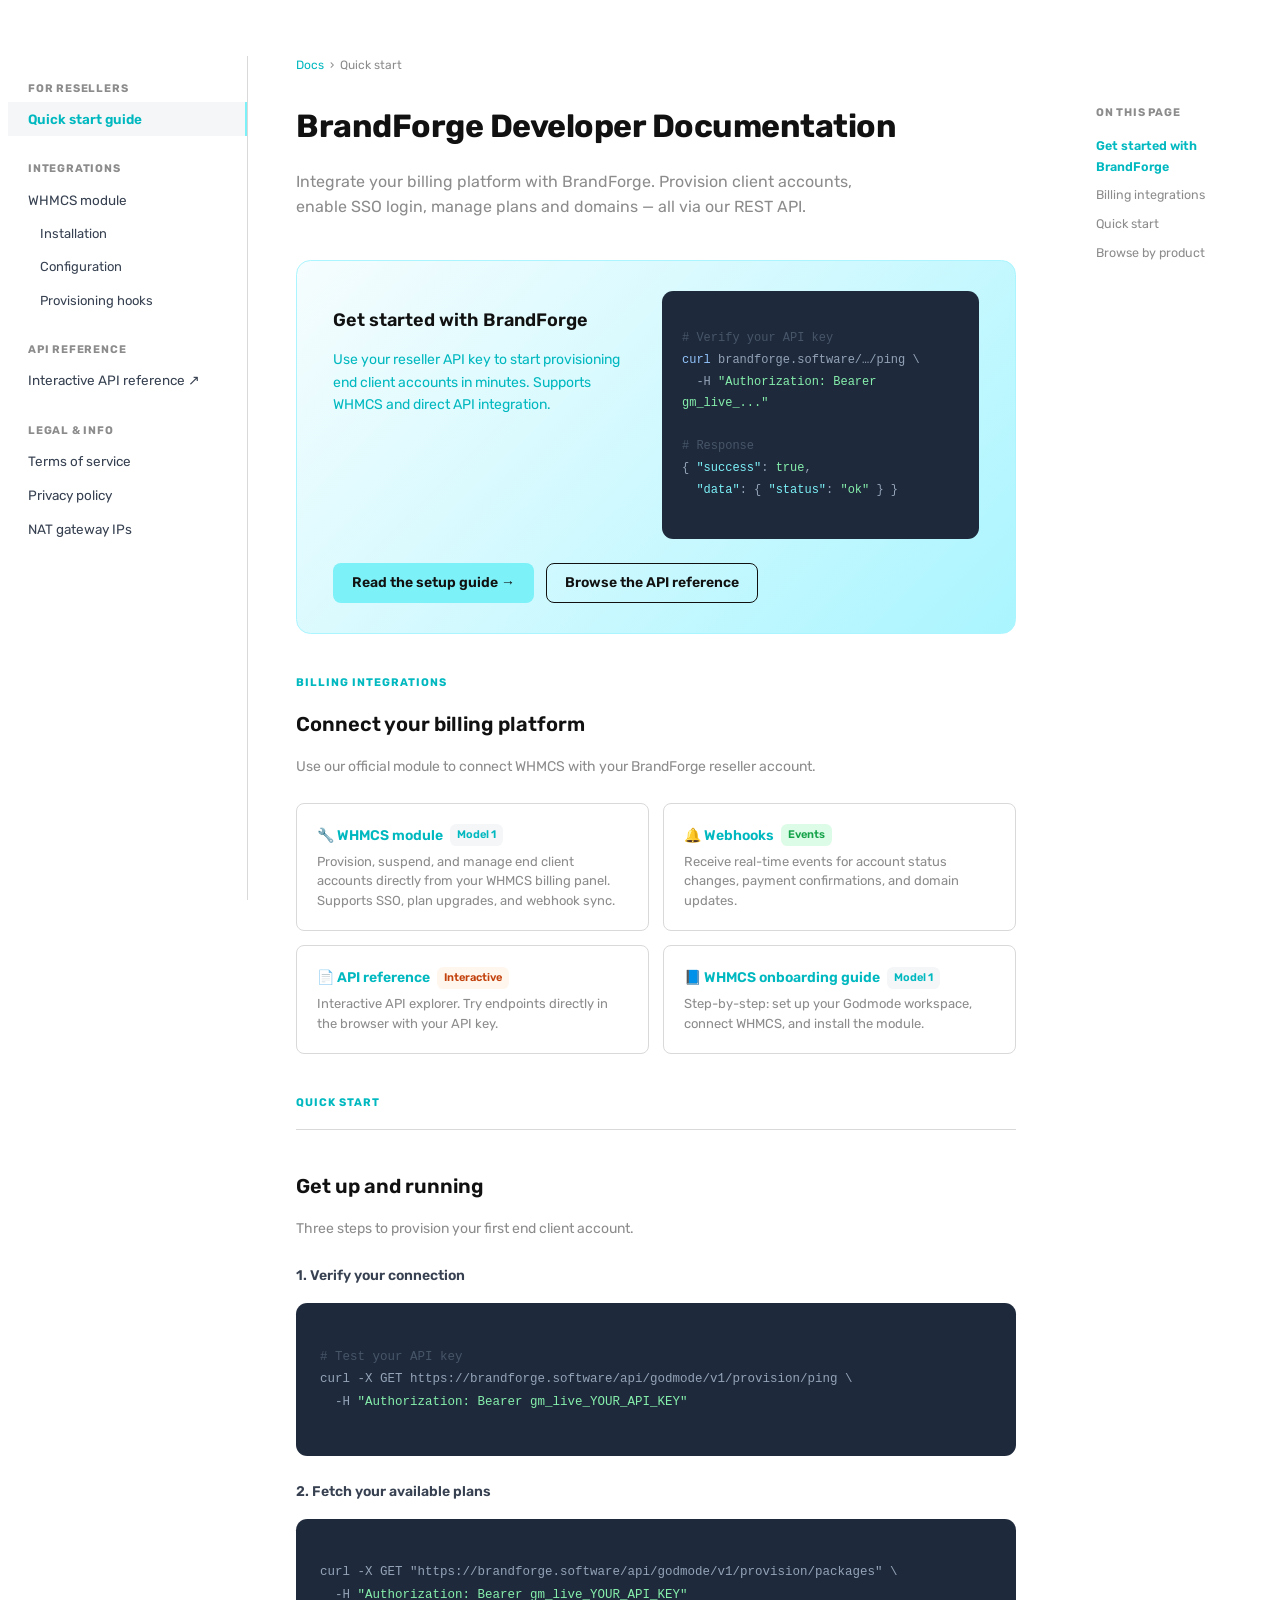
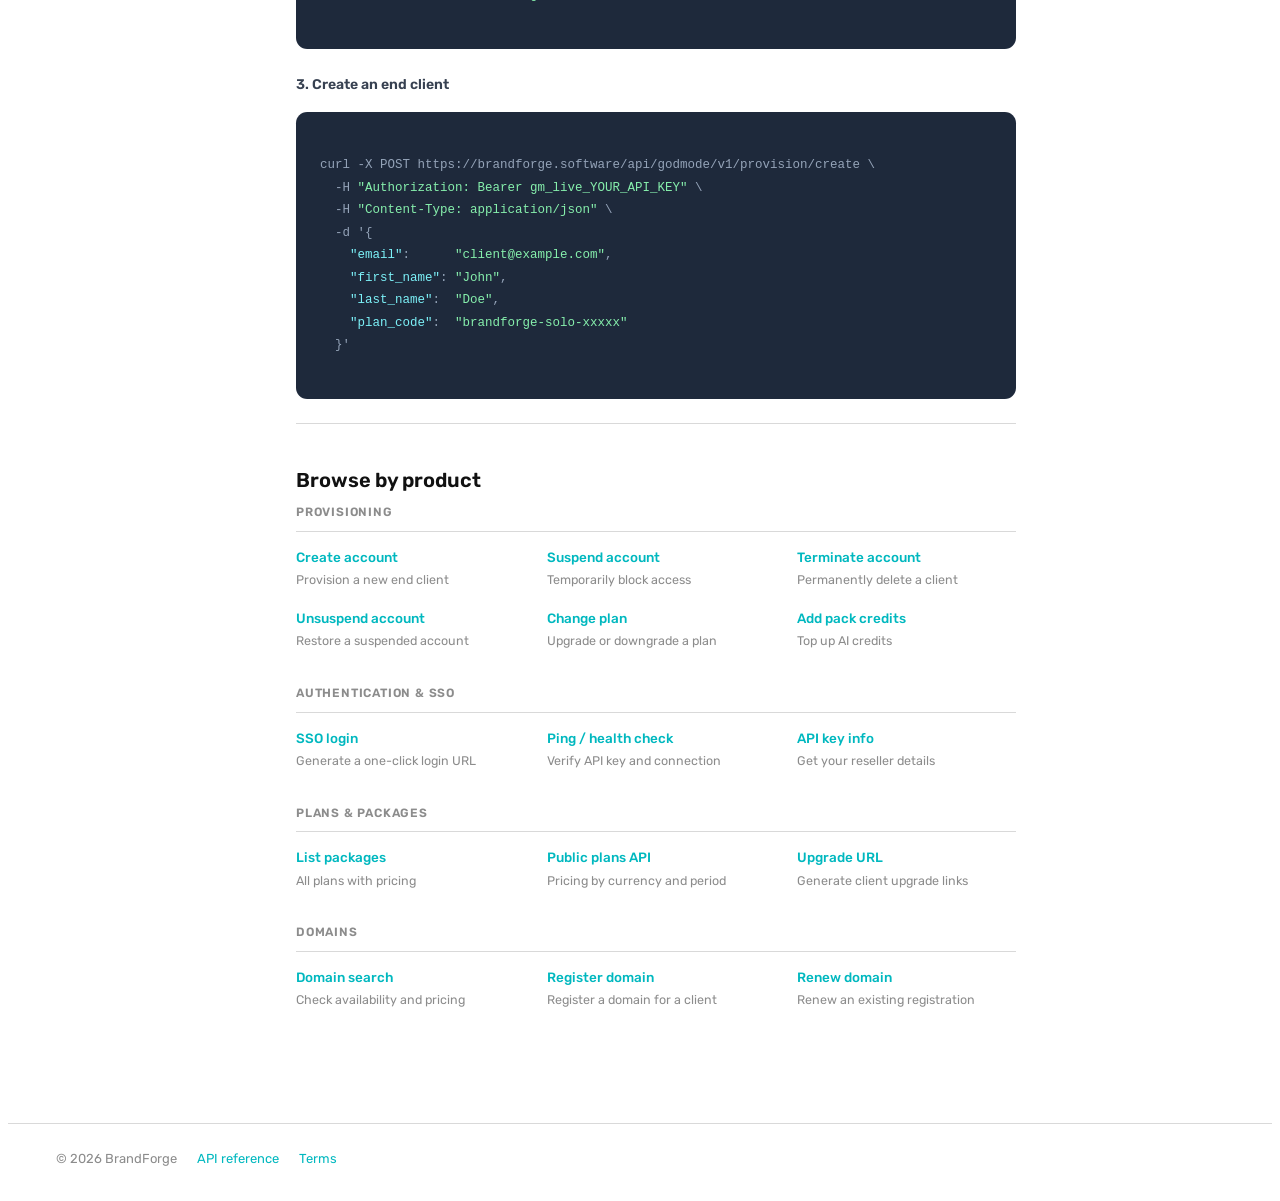
<file: index.html>
<!DOCTYPE html>
<html lang="en">
<head>
  <meta charset="UTF-8" />
  <meta name="viewport" content="width=device-width, initial-scale=1.0" />
  <title>BrandForge Developer Docs</title>
  <meta name="description" content="Integrate your billing platform with BrandForge: provision client accounts, enable SSO login, and manage plans and domains over the Provisioning API." />
  <link rel="icon" href="/assets/logo.svg" type="image/svg+xml" />
  <link rel="stylesheet" href="/assets/tokens.css" />
  <link href="https://fonts.googleapis.com/css2?family=Rubik:wght@300;400;500;600;700&display=swap" rel="stylesheet" />
  <style>
    body { font-size: 15px; line-height: 1.65; display: flex; flex-direction: column; min-height: 100vh; }

    /* LAYOUT */
    .layout { display: flex; flex: 1; max-width: 1280px; margin: 0 auto; width: 100%; }

    /* SIDEBAR */
    .sidebar {
      width: 240px; flex-shrink: 0;
      border-right: 1px solid var(--border);
      padding: 24px 0;
      position: sticky; top: var(--height-nav); height: calc(100vh - var(--height-nav)); overflow-y: auto;
    }
    .sidebar-group { margin-bottom: 24px; }
    .sidebar-group-label {
      font-size: 11px; font-weight: 700; color: var(--muted-foreground);
      text-transform: uppercase; letter-spacing: 0.8px;
      padding: 0 20px; margin-bottom: 4px;
    }
    .sidebar-link {
      display: block; font-size: 13.5px; font-weight: 400;
      color: #374151; text-decoration: none;
      padding: 6px 20px; transition: all .12s;
    }
    .sidebar-link:hover { color: var(--accent-strong); background: var(--muted); }
    .sidebar-link.active { color: var(--accent-strong); font-weight: 600; background: var(--muted); border-right: 2px solid var(--accent); }
    .sidebar-link.sub { padding-left: 32px; font-size: 13px; }

    /* MAIN CONTENT */
    .main { flex: 1; min-width: 0; padding: 48px 48px 80px; }
    .main-inner { max-width: 720px; }

    /* BREADCRUMB */
    .breadcrumb { font-size: 12px; color: var(--muted-foreground); margin-bottom: 24px; display: flex; gap: 6px; align-items: center; }
    .breadcrumb a { color: var(--accent-strong); text-decoration: none; }
    .breadcrumb a:hover { text-decoration: underline; }

    /* PAGE HEADER */
    .page-title { font-size: 2rem; font-weight: 700; letter-spacing: -0.5px; margin-bottom: 12px; color: var(--foreground); }
    .page-lead { font-size: 16px; color: var(--muted-foreground); margin-bottom: var(--spacing-section-gap); max-width: 600px; line-height: 1.6; }

    /* HERO CARD */
    .hero-card {
      background: linear-gradient(135deg, var(--surface-suggestion, #F6FDFE) 0%, var(--accent-soft) 100%);
      border: 1px solid var(--accent-soft); border-radius: var(--radius-2xl);
      padding: var(--spacing-card) 36px; margin-bottom: var(--spacing-section-gap);
    }
    .hero-card-top { display: flex; flex-wrap: wrap; gap: 32px; align-items: flex-start; }
    .hero-card-left { flex: 1 1 280px; min-width: 0; }
    .hero-card-left h2 { font-size: 18px; font-weight: 600; margin-bottom: 8px; color: var(--foreground); }
    .hero-card-left p { font-size: 14px; color: var(--accent-strong); line-height: 1.6; }
    .hero-btns { display: flex; gap: 12px; margin-top: 24px; flex-wrap: wrap; }
    .code-mini {
      background: #1e293b; border-radius: var(--radius-xl); padding: 16px 20px;
      font-family: ui-monospace, "SF Mono", Consolas, monospace; font-size: 12px; color: #94a3b8;
      line-height: 1.8; flex: 1 1 300px; max-width: 320px; min-width: 0;
      white-space: pre-wrap; overflow-wrap: anywhere;
    }
    .cm { color: #475569; }
    .ck { color: var(--accent); }
    .cv { color: #86efac; }
    .cu { color: #93c5fd; }

    /* SECTION HEADINGS */
    .sec-label { font-size: 11px; font-weight: 700; color: var(--accent-strong); text-transform: uppercase; letter-spacing: 1px; margin-bottom: 6px; }
    h2.sec-title { font-size: 20px; font-weight: 600; margin-bottom: 6px; padding-top: var(--spacing-section-gap); border-top: 1px solid var(--border); }
    h2.sec-title:first-of-type { border-top: none; padding-top: 0; }
    .sec-desc { font-size: 14px; color: var(--muted-foreground); margin-bottom: 24px; }

    /* CARD GRID */
    .card-grid { display: grid; grid-template-columns: 1fr 1fr; gap: 14px; margin-bottom: var(--spacing-section-gap); }
    .doc-card {
      border: 1px solid var(--border); border-radius: var(--radius-lg); padding: 20px;
      text-decoration: none; color: inherit; transition: all .15s;
      display: block;
    }
    .doc-card:hover { border-color: var(--accent); background: var(--surface-suggestion, #F6FDFE); }
    .doc-card-title { font-size: 14px; font-weight: 600; color: var(--accent-strong); margin-bottom: 5px; display: flex; align-items: center; gap: 7px; }
    .doc-card-desc { font-size: 13px; color: var(--muted-foreground); line-height: 1.5; }
    .tag { font-size: 11px; font-weight: 600; padding: 2px 7px; border-radius: var(--radius-md); }
    .tag-teal { background: var(--muted); color: var(--accent-strong); }
    .tag-green { background: #dcfce7; color: #16a34a; }
    .tag-orange { background: #fff7ed; color: #c2410c; }

    /* BROWSE SECTION */
    .browse-group { margin-bottom: 32px; }
    .browse-group-label {
      font-size: 12px; font-weight: 600; color: var(--muted-foreground);
      text-transform: uppercase; letter-spacing: 0.8px;
      border-bottom: 1px solid var(--border); padding-bottom: 8px; margin-bottom: 14px;
    }
    .browse-grid { display: grid; grid-template-columns: 1fr 1fr 1fr; gap: 16px 32px; }
    .browse-item { text-decoration: none; }
    .browse-item-title { font-size: 13.5px; font-weight: 500; color: var(--accent-strong); margin-bottom: 2px; }
    .browse-item-title:hover { text-decoration: underline; }
    .browse-item-desc { font-size: 12.5px; color: var(--muted-foreground); }

    /* CODE BLOCK */
    .code-block {
      background: #1e293b; border-radius: var(--radius-xl); padding: 20px 24px;
      font-family: ui-monospace, "SF Mono", Consolas, monospace; font-size: 12.5px; color: #94a3b8;
      line-height: 1.8; margin: 16px 0 24px;
      white-space: pre-wrap; overflow-wrap: anywhere;
    }

    /* TOC (right) */
    .toc {
      width: 200px; flex-shrink: 0;
      padding: 48px 0 0 24px;
      position: sticky; top: var(--height-nav); height: calc(100vh - var(--height-nav)); overflow-y: auto;
    }
    .toc-label { font-size: 11px; font-weight: 700; color: var(--muted-foreground); text-transform: uppercase; letter-spacing: 0.8px; margin-bottom: 10px; }
    .toc-link { display: block; font-size: 12.5px; color: var(--muted-foreground); text-decoration: none; padding: 4px 0; transition: color .12s; }
    .toc-link:hover { color: var(--accent-strong); }
    .toc-link.on { color: var(--accent-strong); font-weight: 600; }

    /* FOOTER */
    .page-footer {
      border-top: 1px solid var(--border); padding: 24px 48px;
      display: flex; flex-wrap: wrap; gap: 12px 20px; align-items: center;
      font-size: 13px; color: var(--muted-foreground);
      max-width: 1280px; margin: 0 auto; width: 100%;
    }
    .page-footer a { color: var(--accent-strong); text-decoration: none; }
    .page-footer a:hover { text-decoration: underline; }

    @media (max-width: 1024px) { .toc { display: none; } }
    @media (max-width: 768px) { .sidebar { display: none; } .main { padding: 24px; } }
    @media (max-width: 640px) {
      .card-grid { grid-template-columns: 1fr; }
      .browse-grid { grid-template-columns: 1fr; }
      .page-footer { padding: 20px 24px; }
    }

    /* Mobile drawer skeleton (.mobile-menu-btn / .mobile-drawer*) now lives in
       assets/tokens.css — shared with whmcs-onboarding.html and upmind.html,
       which use the same pattern to reveal their own "on this page" nav. */
    .mobile-drawer-panel .sidebar { display: block; position: static; height: auto; padding: 0; border-right: none; }
  </style>
</head>
<body>

<!--#include virtual="/partials/_nav.html" -->

<!-- MOBILE MENU DRAWER — panel content is filled at runtime by cloning .sidebar
     (see script near the end of body), so it always matches the real sidebar. -->
<div class="mobile-drawer">
  <div class="mobile-drawer-backdrop"></div>
  <div class="mobile-drawer-panel">
    <div class="mobile-drawer-header">
      <span>Menu</span>
      <button class="mobile-drawer-close" aria-label="Close menu">
        <svg viewBox="0 0 24 24" fill="none" stroke="currentColor" stroke-width="2" stroke-linecap="round"><line x1="18" y1="6" x2="6" y2="18"/><line x1="6" y1="6" x2="18" y2="18"/></svg>
      </button>
    </div>
  </div>
</div>

<div class="layout">

  <!-- LEFT SIDEBAR -->
  <aside class="sidebar">
    <div class="sidebar-group">
      <div class="sidebar-group-label">For Resellers</div>
      <a class="sidebar-link active" href="/whmcs-onboarding">Quick start guide</a>
    </div>
    <div class="sidebar-group">
      <div class="sidebar-group-label">Integrations</div>
      <a class="sidebar-link" href="/whmcs-onboarding#part-b">WHMCS module</a>
      <a class="sidebar-link sub" href="/whmcs-onboarding#step-c1">Installation</a>
      <a class="sidebar-link sub" href="/whmcs-onboarding#step-c2">Configuration</a>
      <a class="sidebar-link sub" href="/whmcs-onboarding#step-c3">Provisioning hooks</a>
    </div>
    <div class="sidebar-group">
      <div class="sidebar-group-label">API Reference</div>
      <a class="sidebar-link" href="/provisioning-api">Interactive API reference ↗</a>
    </div>
    <div class="sidebar-group">
      <div class="sidebar-group-label">Legal & info</div>
      <a class="sidebar-link" href="#">Terms of service</a>
      <a class="sidebar-link" href="#">Privacy policy</a>
      <a class="sidebar-link" href="#">NAT gateway IPs</a>
    </div>
  </aside>

  <!-- MAIN -->
  <main class="main">
    <div class="main-inner">

      <!-- BREADCRUMB -->
      <div class="breadcrumb">
        <a href="/">Docs</a> › <span>Quick start</span>
      </div>

      <!-- PAGE HEADER -->
      <h1 class="page-title">BrandForge Developer Documentation</h1>
      <p class="page-lead">Integrate your billing platform with BrandForge. Provision client accounts, enable SSO login, manage plans and domains — all via our REST API.</p>

      <!-- HERO CARD -->
      <div class="hero-card" id="get-started">
        <div class="hero-card-top">
          <div class="hero-card-left">
            <h2>Get started with BrandForge</h2>
            <p>Use your reseller API key to start provisioning end client accounts in minutes. Supports WHMCS and direct API integration.</p>
          </div>
          <div class="code-mini">
<span class="cm"># Verify your API key</span>
<span class="cu">curl</span> brandforge.software/…/ping \
  -H <span class="cv">"Authorization: Bearer gm_live_..."</span>

<span class="cm"># Response</span>
{ <span class="ck">"success"</span>: <span class="cv">true</span>,
  <span class="ck">"data"</span>: { <span class="ck">"status"</span>: <span class="cv">"ok"</span> } }
          </div>
        </div>
        <div class="hero-btns">
          <a href="/whmcs-onboarding" class="bf-btn bf-btn-primary">Read the setup guide →</a>
          <a href="/provisioning-api" class="bf-btn bf-btn-outline">Browse the API reference</a>
        </div>
      </div>

      <!-- INTEGRATIONS -->
      <div class="sec-label">Billing integrations</div>
      <h2 class="sec-title" id="integrations" style="border-top:none; padding-top:0">Connect your billing platform</h2>
      <p class="sec-desc">Use our official module to connect WHMCS with your BrandForge reseller account.</p>

      <div class="card-grid">
        <a class="doc-card" href="#whmcs">
          <div class="doc-card-title">🔧 WHMCS module <span class="tag tag-teal">Model 1</span></div>
          <div class="doc-card-desc">Provision, suspend, and manage end client accounts directly from your WHMCS billing panel. Supports SSO, plan upgrades, and webhook sync.</div>
        </a>
        <a class="doc-card" href="#webhooks">
          <div class="doc-card-title">🔔 Webhooks <span class="tag tag-green">Events</span></div>
          <div class="doc-card-desc">Receive real-time events for account status changes, payment confirmations, and domain updates.</div>
        </a>
        <a class="doc-card" href="/provisioning-api">
          <div class="doc-card-title">📄 API reference <span class="tag tag-orange">Interactive</span></div>
          <div class="doc-card-desc">Interactive API explorer. Try endpoints directly in the browser with your API key.</div>
        </a>
        <a class="doc-card" href="/whmcs-onboarding">
          <div class="doc-card-title">📘 WHMCS onboarding guide <span class="tag tag-teal">Model 1</span></div>
          <div class="doc-card-desc">Step-by-step: set up your Godmode workspace, connect WHMCS, and install the module.</div>
        </a>
      </div>

      <!-- QUICK START -->
      <div class="sec-label">Quick start</div>
      <h2 class="sec-title" id="quickstart">Get up and running</h2>
      <p class="sec-desc">Three steps to provision your first end client account.</p>

      <p style="font-size:14px; font-weight:600; margin-bottom:8px; color:#374151;">1. Verify your connection</p>
      <div class="code-block">
<span class="cm"># Test your API key</span>
curl -X GET https://brandforge.software/api/godmode/v1/provision/ping \
  -H <span class="cv">"Authorization: Bearer gm_live_YOUR_API_KEY"</span>
      </div>

      <p style="font-size:14px; font-weight:600; margin-bottom:8px; color:#374151;">2. Fetch your available plans</p>
      <div class="code-block">
curl -X GET "https://brandforge.software/api/godmode/v1/provision/packages" \
  -H <span class="cv">"Authorization: Bearer gm_live_YOUR_API_KEY"</span>
      </div>

      <p style="font-size:14px; font-weight:600; margin-bottom:8px; color:#374151;">3. Create an end client</p>
      <div class="code-block">
curl -X POST https://brandforge.software/api/godmode/v1/provision/create \
  -H <span class="cv">"Authorization: Bearer gm_live_YOUR_API_KEY"</span> \
  -H <span class="cv">"Content-Type: application/json"</span> \
  -d '{
    <span class="ck">"email"</span>:      <span class="cv">"client@example.com"</span>,
    <span class="ck">"first_name"</span>: <span class="cv">"John"</span>,
    <span class="ck">"last_name"</span>:  <span class="cv">"Doe"</span>,
    <span class="ck">"plan_code"</span>:  <span class="cv">"brandforge-solo-xxxxx"</span>
  }'
      </div>

      <!-- BROWSE BY PRODUCT -->
      <h2 class="sec-title" id="api">Browse by product</h2>

      <div class="browse-group">
        <div class="browse-group-label">Provisioning</div>
        <div class="browse-grid">
          <a class="browse-item" href="/provisioning-api">
            <div class="browse-item-title">Create account</div>
            <div class="browse-item-desc">Provision a new end client</div>
          </a>
          <a class="browse-item" href="/provisioning-api">
            <div class="browse-item-title">Suspend account</div>
            <div class="browse-item-desc">Temporarily block access</div>
          </a>
          <a class="browse-item" href="/provisioning-api">
            <div class="browse-item-title">Terminate account</div>
            <div class="browse-item-desc">Permanently delete a client</div>
          </a>
          <a class="browse-item" href="/provisioning-api">
            <div class="browse-item-title">Unsuspend account</div>
            <div class="browse-item-desc">Restore a suspended account</div>
          </a>
          <a class="browse-item" href="/provisioning-api">
            <div class="browse-item-title">Change plan</div>
            <div class="browse-item-desc">Upgrade or downgrade a plan</div>
          </a>
          <a class="browse-item" href="/provisioning-api">
            <div class="browse-item-title">Add pack credits</div>
            <div class="browse-item-desc">Top up AI credits</div>
          </a>
        </div>
      </div>

      <div class="browse-group">
        <div class="browse-group-label">Authentication & SSO</div>
        <div class="browse-grid">
          <a class="browse-item" href="/provisioning-api">
            <div class="browse-item-title">SSO login</div>
            <div class="browse-item-desc">Generate a one-click login URL</div>
          </a>
          <a class="browse-item" href="/provisioning-api">
            <div class="browse-item-title">Ping / health check</div>
            <div class="browse-item-desc">Verify API key and connection</div>
          </a>
          <a class="browse-item" href="/provisioning-api">
            <div class="browse-item-title">API key info</div>
            <div class="browse-item-desc">Get your reseller details</div>
          </a>
        </div>
      </div>

      <div class="browse-group">
        <div class="browse-group-label">Plans & packages</div>
        <div class="browse-grid">
          <a class="browse-item" href="/provisioning-api">
            <div class="browse-item-title">List packages</div>
            <div class="browse-item-desc">All plans with pricing</div>
          </a>
          <a class="browse-item" href="/provisioning-api">
            <div class="browse-item-title">Public plans API</div>
            <div class="browse-item-desc">Pricing by currency and period</div>
          </a>
          <a class="browse-item" href="/provisioning-api">
            <div class="browse-item-title">Upgrade URL</div>
            <div class="browse-item-desc">Generate client upgrade links</div>
          </a>
        </div>
      </div>

      <div class="browse-group">
        <div class="browse-group-label">Domains</div>
        <div class="browse-grid">
          <a class="browse-item" href="/provisioning-api">
            <div class="browse-item-title">Domain search</div>
            <div class="browse-item-desc">Check availability and pricing</div>
          </a>
          <a class="browse-item" href="/provisioning-api">
            <div class="browse-item-title">Register domain</div>
            <div class="browse-item-desc">Register a domain for a client</div>
          </a>
          <a class="browse-item" href="/provisioning-api">
            <div class="browse-item-title">Renew domain</div>
            <div class="browse-item-desc">Renew an existing registration</div>
          </a>
        </div>
      </div>

    </div>
  </main>

  <!-- RIGHT TOC -->
  <aside class="toc">
    <div class="toc-label">On this page</div>
    <a class="toc-link on" href="#get-started">Get started with BrandForge</a>
    <a class="toc-link" href="#integrations">Billing integrations</a>
    <a class="toc-link" href="#quickstart">Quick start</a>
    <a class="toc-link" href="#api">Browse by product</a>
  </aside>

</div>

<!-- FOOTER -->
<footer class="page-footer">
  <span>© 2026 BrandForge</span>
  <a href="/provisioning-api">API reference</a>
  <a href="#">Terms</a>
</footer>

<script src="/assets/toc-spy.js" defer></script>
<script>
(function () {
  var navInner = document.querySelector('.bf-nav-inner');
  var sidebar = document.querySelector('.sidebar');
  var drawerPanel = document.querySelector('.mobile-drawer-panel');
  if (!navInner || !sidebar || !drawerPanel) return;

  // Hamburger button — inserted into the shared nav at runtime rather than
  // added to partials/_nav.html, since the drawer it opens is specific to
  // this page (only index.html has a .sidebar to reveal).
  var btn = document.createElement('button');
  btn.className = 'mobile-menu-btn';
  btn.setAttribute('aria-label', 'Open menu');
  btn.innerHTML = '<svg viewBox="0 0 24 24" fill="none" stroke="currentColor" stroke-width="2" stroke-linecap="round"><line x1="3" y1="6" x2="21" y2="6"/><line x1="3" y1="12" x2="21" y2="12"/><line x1="3" y1="18" x2="21" y2="18"/></svg>';
  navInner.appendChild(btn);

  // Drawer content is a live clone of the real sidebar, not hand-duplicated
  // markup, so it can never drift out of sync with it.
  drawerPanel.appendChild(sidebar.cloneNode(true));

  function open() { document.body.classList.add('mobile-menu-open'); }
  function close() { document.body.classList.remove('mobile-menu-open'); }

  btn.addEventListener('click', open);
  document.querySelector('.mobile-drawer-close').addEventListener('click', close);
  document.querySelector('.mobile-drawer-backdrop').addEventListener('click', close);
  drawerPanel.addEventListener('click', function (e) {
    if (e.target.closest('a')) close();
  });
  document.addEventListener('keydown', function (e) {
    if (e.key === 'Escape') close();
  });
})();
</script>
</body>
</html>
</file>
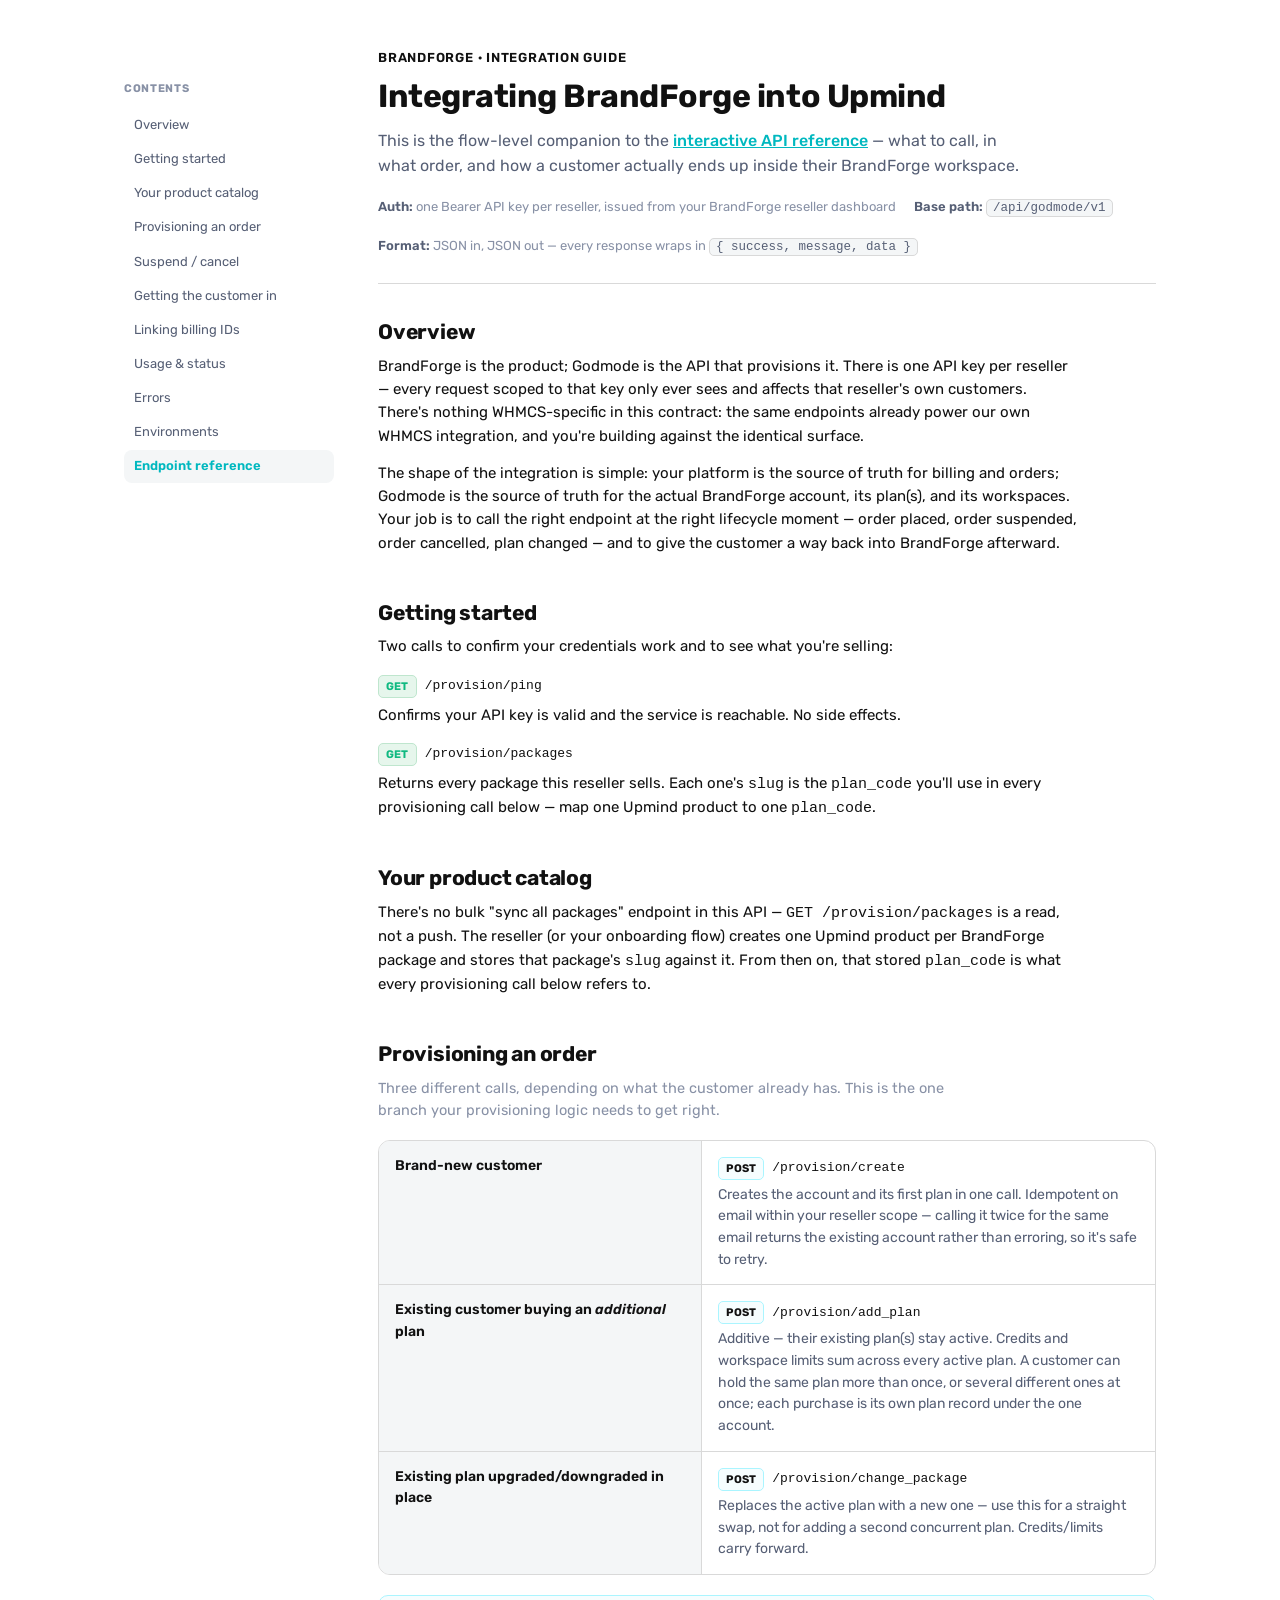
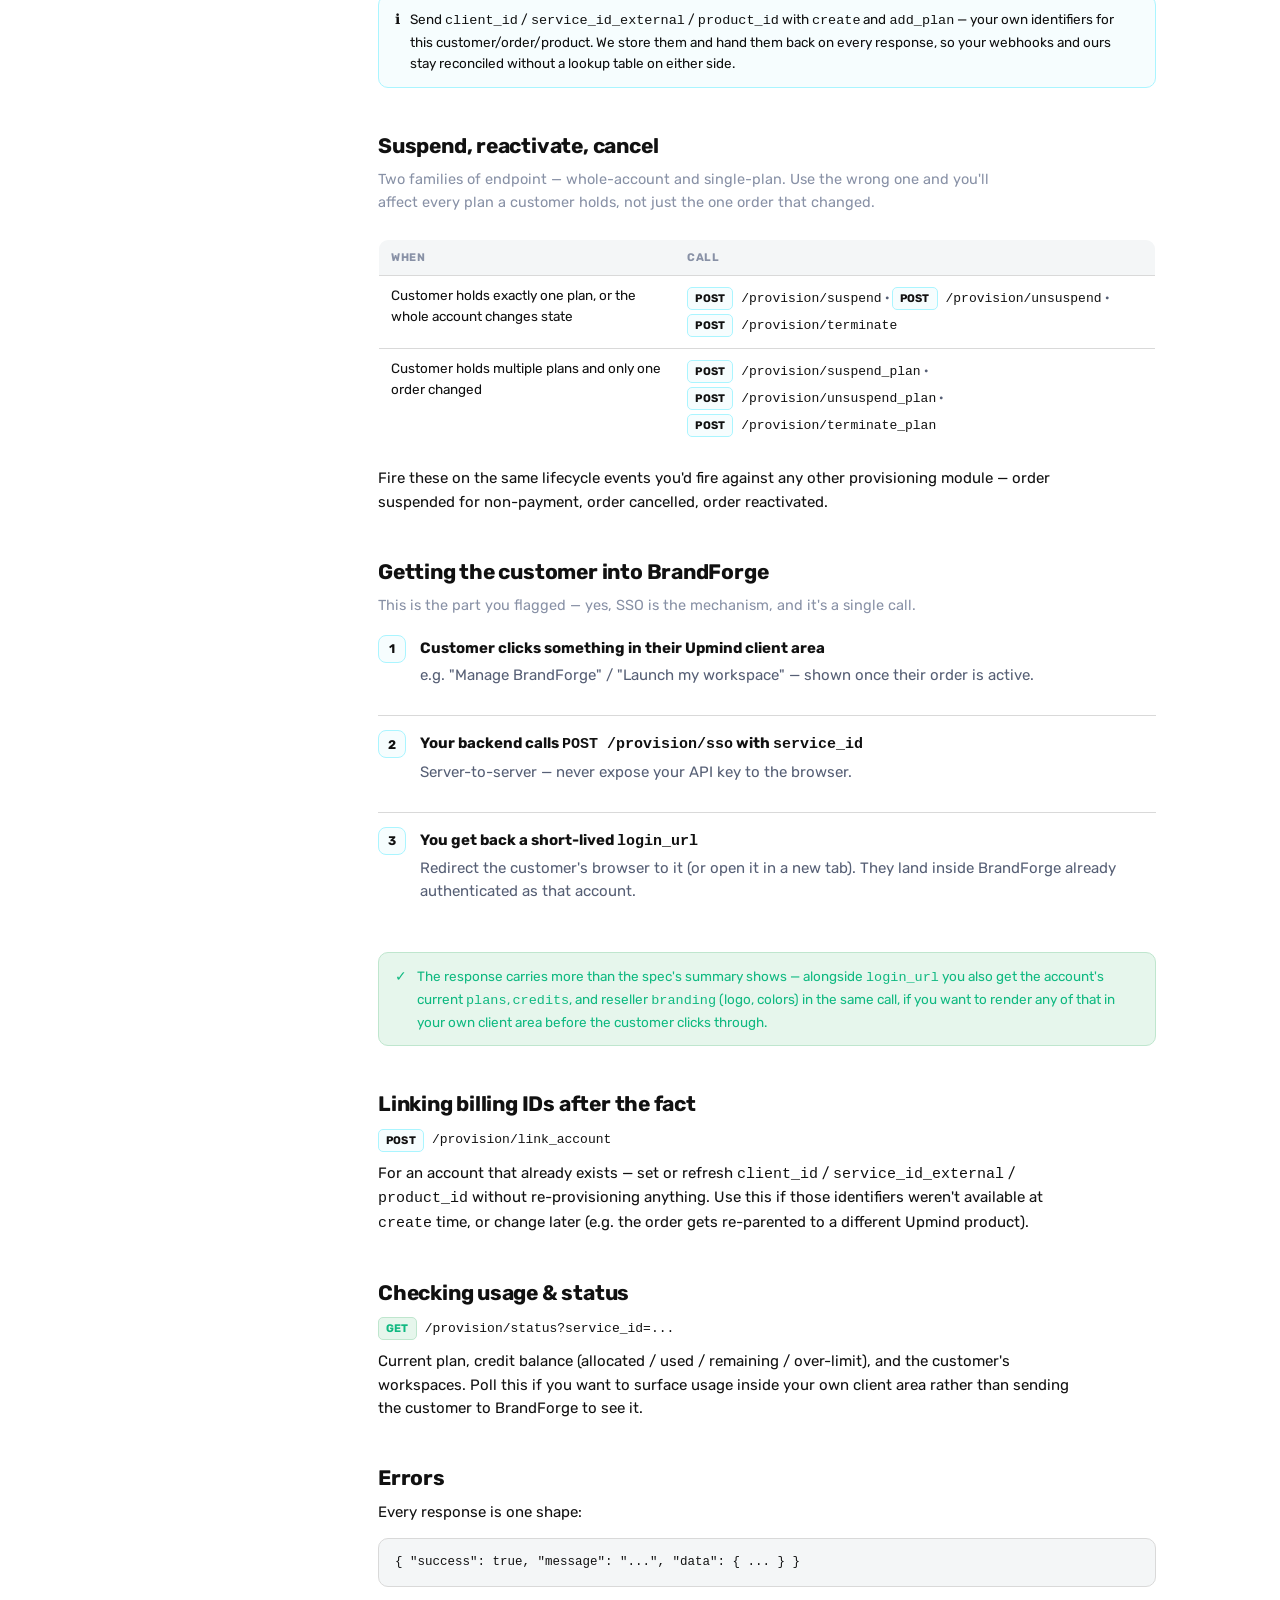
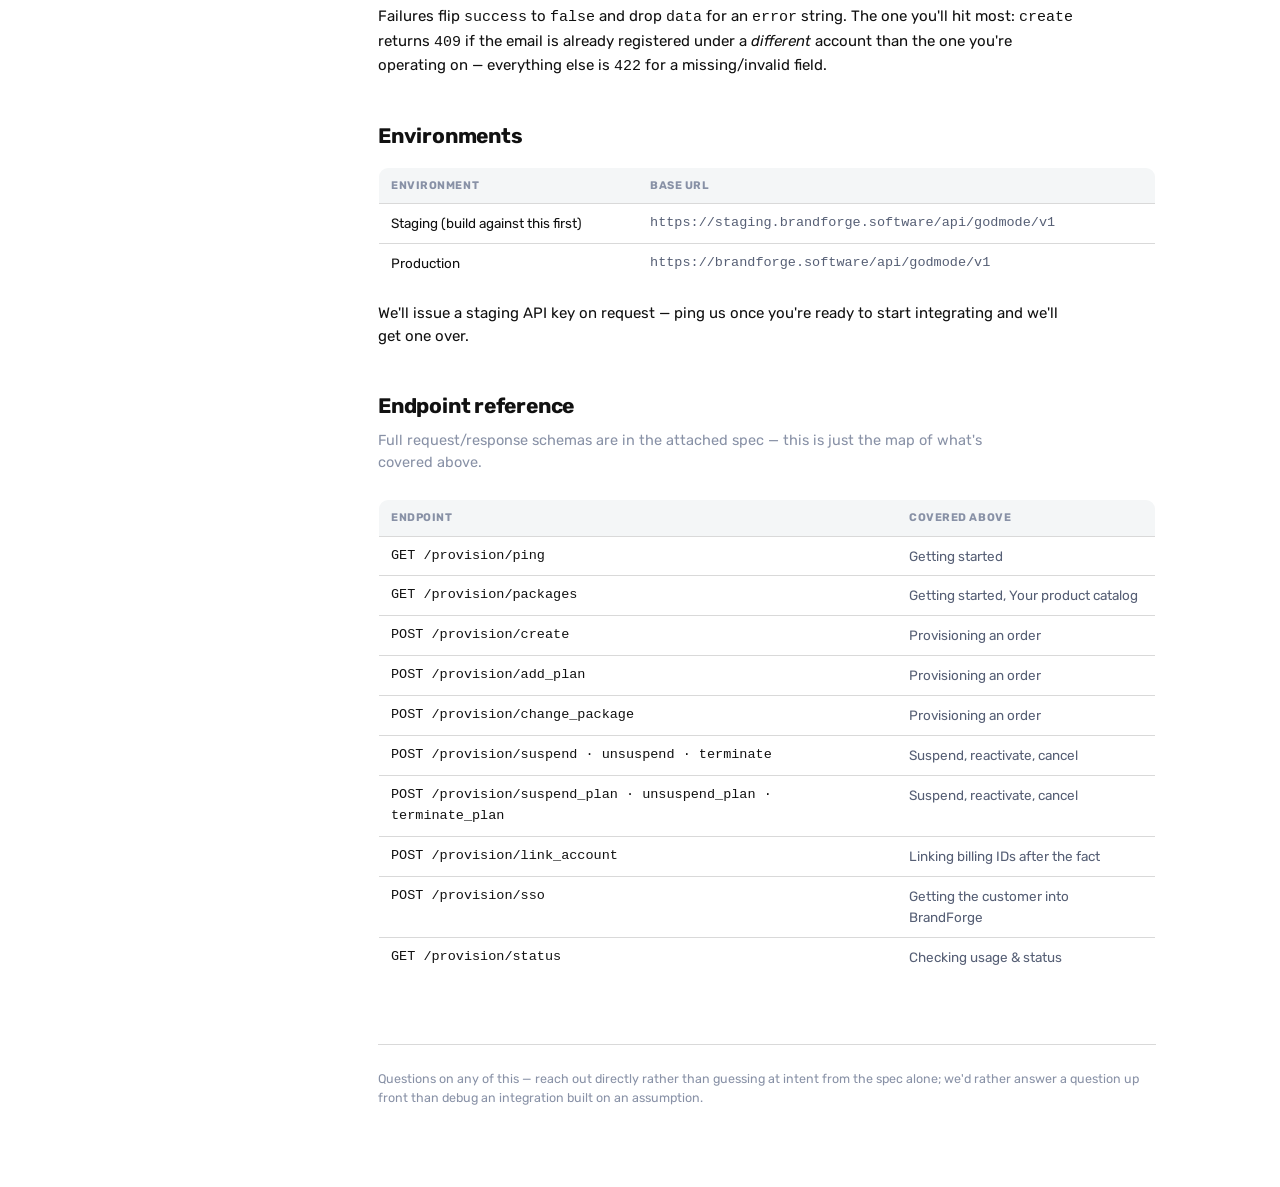
<file: upmind.html>
<!doctype html><html><head><meta charset=utf8><meta name=viewport content="width=device-width,initial-scale=1"><title>Upmind Integration Guide — BrandForge</title><link rel="icon" href="/assets/logo.svg" type="image/svg+xml"><link rel="stylesheet" href="/assets/tokens.css"><link href="https://fonts.googleapis.com/css2?family=Rubik:wght@300;400;500;600;700&display=swap" rel="stylesheet"><style>:root{color-scheme:light}body{margin:0;padding:0;font:14px -apple-system,BlinkMacSystemFont,sans-serif;background:#faf9f5;color:#141413}img{max-width:100%}[hidden]:not([hidden=until-found]){display:none!important}</style></head><body>

<!--#include virtual="/partials/_nav.html" -->

<!-- MOBILE MENU DRAWER — panel content is filled at runtime by cloning .toc
     (see script near the end of body), so it always matches the real TOC. -->
<div class="mobile-drawer">
  <div class="mobile-drawer-backdrop"></div>
  <div class="mobile-drawer-panel">
    <div class="mobile-drawer-header">
      <span>On this page</span>
      <button class="mobile-drawer-close" aria-label="Close menu">
        <svg viewBox="0 0 24 24" fill="none" stroke="currentColor" stroke-width="2" stroke-linecap="round"><line x1="18" y1="6" x2="6" y2="18"/><line x1="6" y1="6" x2="18" y2="18"/></svg>
      </button>
    </div>
  </div>
</div>

<style>
  /* Brand tokens mirrored from brand-forge-frontend/app/globals.css —
     see /assets/tokens.css. --accent here is used as TEXT (eyebrows,
     links, icons), so it maps to the product's --accent-strong, the
     token that repo defines specifically for accent text on light
     surfaces (the pale --accent itself doesn't have enough contrast). */
  :root {
    --paper: #ffffff;
    --surface: #F4F6F7;
    --surface-2: #EEEEEE;
    --line: #D9D9D9;
    --ink: #111111;
    --ink-soft: #565f75;
    --ink-faint: #8891a6;
    --accent: #00B8BF;
    --accent-ink: #111111;
    --accent-soft: #F6FDFE;
    --accent-line: #AAF5FF;
    --success: #10B981;
    --success-soft: #e6f6ec;
    --success-line: #bfe6ce;
    --warn: #8a5a08;
    --warn-soft: #fff4e0;
    --warn-line: #f3d79a;
    --danger: #DF6B33;
    --danger-soft: #fceae9;
    --danger-line: #f2c6c2;
    --shadow: 0 1px 2px rgba(23,27,38,0.05), 0 10px 28px -14px rgba(23,27,38,0.16);
  }
  @media (prefers-color-scheme: dark) {
    :root:not([data-theme="light"]) {
      --paper: #0a0d16; --surface: #121728; --surface-2: #1a2136; --line: #262e47;
      --ink: #e7eaf5; --ink-soft: #a7afc7; --ink-faint: #6e7690;
      --accent: #7CF1F8; --accent-ink: #cdd9ff; --accent-soft: #1b2547; --accent-line: #35437a;
      --success: #56d693; --success-soft: #102419; --success-line: #1f4a34;
      --warn: #e7b356; --warn-soft: #2b2110; --warn-line: #5b4520;
      --danger: #f0938c; --danger-soft: #2b1414; --danger-line: #5a2624;
      --shadow: 0 1px 2px rgba(0,0,0,0.4), 0 10px 28px -14px rgba(0,0,0,0.6);
    }
  }
  :root[data-theme="dark"] {
    --paper: #0a0d16; --surface: #121728; --surface-2: #1a2136; --line: #262e47;
    --ink: #e7eaf5; --ink-soft: #a7afc7; --ink-faint: #6e7690;
    --accent: #7CF1F8; --accent-ink: #cdd9ff; --accent-soft: #1b2547; --accent-line: #35437a;
    --success: #56d693; --success-soft: #102419; --success-line: #1f4a34;
    --warn: #e7b356; --warn-soft: #2b2110; --warn-line: #5b4520;
    --danger: #f0938c; --danger-soft: #2b1414; --danger-line: #5a2624;
    --shadow: 0 1px 2px rgba(0,0,0,0.4), 0 10px 28px -14px rgba(0,0,0,0.6);
  }

  * { box-sizing: border-box; }
  @media (prefers-reduced-motion: reduce) {
    * { transition-duration: 0.001ms !important; animation-duration: 0.001ms !important; }
  }
  body {
    margin: 0; background: var(--paper); color: var(--ink);
    font-family: var(--font-sans, 'Rubik'), -apple-system, BlinkMacSystemFont, "Segoe UI", ui-sans-serif, "Helvetica Neue", Arial, sans-serif;
    line-height: 1.55; -webkit-font-smoothing: antialiased;
  }
  code, .mono { font-family: ui-monospace, "SF Mono", "Cascadia Code", "Roboto Mono", Menlo, Consolas, monospace; font-variant-numeric: tabular-nums; overflow-wrap: anywhere; }

  .shell { max-width: 1080px; margin: 0 auto; padding: 48px 24px 100px; display: grid; grid-template-columns: 210px minmax(0,1fr); gap: 44px; align-items: start; }
  @media (max-width: 860px) { .shell { grid-template-columns: minmax(0, 1fr); } }
  .toc { position: sticky; top: calc(var(--height-nav) + 24px); display: flex; flex-direction: column; gap: 2px; }
  .toc .toc-label { font-size: 11px; font-weight: 700; text-transform: uppercase; letter-spacing: 0.06em; color: var(--ink-faint); margin: 0 0 10px; }
  .toc a { font-size: 13px; color: var(--ink-soft); text-decoration: none; padding: 6px 10px; border-radius: 8px; }
  .toc a:hover { background: var(--surface); color: var(--ink); }
  .toc a.on { background: var(--surface); color: var(--accent); font-weight: 600; }
  @media (max-width: 860px) { .toc { display: none; } }
  .mobile-drawer-panel .toc { display: flex; position: static; padding: 0 12px; }

  main { min-width: 0; }
  .eyebrow { font-size: 13px; font-weight: 600; letter-spacing: 0.06em; text-transform: uppercase; color: var(--accent-ink); margin: 0 0 10px; }
  h1 { font-size: 32px; line-height: 1.15; letter-spacing: -0.015em; margin: 0 0 14px; text-wrap: balance; font-weight: 700; }
  .lede { font-size: 16px; color: var(--ink-soft); max-width: 66ch; margin: 0 0 18px; }
  .lede a { color: var(--accent); font-weight: 500; }
  .meta-row { display: flex; gap: 18px; flex-wrap: wrap; font-size: 13px; color: var(--ink-faint); margin-bottom: 32px; padding-bottom: 26px; border-bottom: 1px solid var(--line); }
  .meta-row strong { color: var(--ink-soft); font-weight: 600; }
  .meta-row .mono { background: var(--surface); border: 1px solid var(--line); padding: 1px 6px; border-radius: 5px; font-size: 12.5px; color: var(--ink-soft); }

  section.block { margin: 0 0 42px; scroll-margin-top: 24px; }
  section.block h2 { font-size: 21px; margin: 0 0 6px; letter-spacing: -0.01em; }
  section.block > p.sub { font-size: 14.5px; color: var(--ink-faint); margin: 0 0 18px; max-width: 68ch; }
  section.block p { font-size: 15px; margin: 0 0 14px; max-width: 70ch; }
  section.block ul.plain { margin: 0 0 14px; padding-left: 20px; font-size: 14.5px; }
  section.block ul.plain li { margin: 6px 0; color: var(--ink); }
  section.block ul.plain li::marker { color: var(--accent); }

  .notice { border-radius: 10px; padding: 13px 16px; font-size: 13.5px; margin: 0 0 18px; border: 1px solid; display: flex; gap: 10px; }
  .notice .icon { flex: none; font-size: 14px; line-height: 1.5; }
  .notice.info { background: var(--accent-soft); border-color: var(--accent-line); color: var(--accent-ink); }
  .notice.success { background: var(--success-soft); border-color: var(--success-line); color: var(--success); }

  /* endpoint chips */
  .ep { display: inline-flex; align-items: center; gap: 8px; font-size: 13px; margin: 2px 0; }
  .ep .m { font-weight: 700; font-size: 11px; padding: 2px 7px; border-radius: 5px; letter-spacing: 0.02em; }
  .ep .m.get { color: var(--success); background: var(--success-soft); border: 1px solid var(--success-line); }
  .ep .m.post { color: var(--accent-ink); background: var(--accent-soft); border: 1px solid var(--accent-line); }
  .ep .p { color: var(--ink); }

  /* flow steps */
  .flow-steps { display: flex; flex-direction: column; gap: 0; margin: 6px 0 20px; }
  .flow-step { display: grid; grid-template-columns: 28px minmax(0, 1fr); gap: 14px; padding: 14px 0; border-top: 1px solid var(--line); }
  .flow-step:first-child { border-top: none; padding-top: 0; }
  .flow-step .fn { width: 28px; height: 28px; border-radius: 8px; background: var(--accent-soft); color: var(--accent-ink); border: 1px solid var(--accent-line); display: grid; place-items: center; font-weight: 700; font-size: 12.5px; }
  .flow-step h4 { margin: 2px 0 4px; font-size: 15px; }
  .flow-step p { margin: 0; font-size: 14px; color: var(--ink-soft); }

  table { width: 100%; border-collapse: collapse; font-size: 13.5px; margin: 8px 0 18px; border: 1px solid var(--line); border-radius: 10px; overflow: hidden; }
  thead th { text-align: left; font-size: 11px; text-transform: uppercase; letter-spacing: 0.05em; color: var(--ink-faint); background: var(--surface); padding: 9px 12px; border-bottom: 1px solid var(--line); font-weight: 700; }
  tbody td { padding: 9px 12px; border-bottom: 1px solid var(--line); vertical-align: top; color: var(--ink-soft); }
  tbody tr:last-child td { border-bottom: none; }
  td.col1 { color: var(--ink); }
  .table-wrap { overflow-x: auto; }

  .decision {
    border: 1px solid var(--line); border-radius: 12px; overflow: hidden; margin: 6px 0 20px;
  }
  .drow { display: grid; grid-template-columns: minmax(0, 1fr) minmax(0, 1.4fr); gap: 0; border-top: 1px solid var(--line); }
  .drow:first-child { border-top: none; }
  @media (max-width: 600px) {
    .drow { grid-template-columns: minmax(0, 1fr); }
    .drow .cond { border-right: none; border-bottom: 1px solid var(--line); }
  }
  .drow > div { padding: 14px 16px; font-size: 14px; }
  .drow .cond { background: var(--surface); color: var(--ink); font-weight: 600; border-right: 1px solid var(--line); }
  .drow .action { color: var(--ink-soft); }
  .drow .action .ep { display: flex; margin-bottom: 4px; }

  .codeblock {
    background: var(--surface); border: 1px solid var(--line); border-radius: 10px;
    padding: 14px 16px; font-size: 12.5px; margin: 8px 0 18px; color: var(--ink);
    white-space: pre-wrap; overflow-wrap: anywhere;
  }
  .codeblock .k { color: var(--accent-ink); }

  footer { margin-top: 48px; padding-top: 24px; border-top: 1px solid var(--line); font-size: 12.5px; color: var(--ink-faint); }

  @media print {
    .toc { display: none; }
    .shell { display: block; padding: 0 12px; max-width: 100%; }
    section.block { break-inside: avoid; }
    body { background: white; }
  }
</style>

<div class="shell">
  <nav class="toc">
    <p class="toc-label">Contents</p>
    <a href="#overview">Overview</a>
    <a href="#getting-started">Getting started</a>
    <a href="#catalog">Your product catalog</a>
    <a href="#provisioning">Provisioning an order</a>
    <a href="#lifecycle">Suspend / cancel</a>
    <a href="#sso">Getting the customer in</a>
    <a href="#linking">Linking billing IDs</a>
    <a href="#status">Usage &amp; status</a>
    <a href="#errors">Errors</a>
    <a href="#environments">Environments</a>
    <a href="#reference">Endpoint reference</a>
  </nav>

  <main>
    <p class="eyebrow">BrandForge · Integration Guide</p>
    <h1>Integrating BrandForge into Upmind</h1>
    <p class="lede">This is the flow-level companion to the <a href="/provisioning-api">interactive API reference</a> — what to call, in what order, and how a customer actually ends up inside their BrandForge workspace.</p>
    <div class="meta-row">
      <span><strong>Auth:</strong> one Bearer API key per reseller, issued from your BrandForge reseller dashboard</span>
      <span><strong>Base path:</strong> <span class="mono">/api/godmode/v1</span></span>
      <span><strong>Format:</strong> JSON in, JSON out — every response wraps in <span class="mono">{ success, message, data }</span></span>
    </div>

    <section class="block" id="overview">
      <h2>Overview</h2>
      <p>BrandForge is the product; Godmode is the API that provisions it. There is one API key per reseller — every request scoped to that key only ever sees and affects that reseller's own customers. There's nothing WHMCS-specific in this contract: the same endpoints already power our own WHMCS integration, and you're building against the identical surface.</p>
      <p>The shape of the integration is simple: your platform is the source of truth for billing and orders; Godmode is the source of truth for the actual BrandForge account, its plan(s), and its workspaces. Your job is to call the right endpoint at the right lifecycle moment — order placed, order suspended, order cancelled, plan changed — and to give the customer a way back into BrandForge afterward.</p>
    </section>

    <section class="block" id="getting-started">
      <h2>Getting started</h2>
      <p>Two calls to confirm your credentials work and to see what you're selling:</p>
      <div class="ep"><span class="m get">GET</span><span class="p mono">/provision/ping</span></div>
      <p style="margin-top:4px">Confirms your API key is valid and the service is reachable. No side effects.</p>
      <div class="ep"><span class="m get">GET</span><span class="p mono">/provision/packages</span></div>
      <p style="margin-top:4px">Returns every package this reseller sells. Each one's <code class="mono">slug</code> is the <code class="mono">plan_code</code> you'll use in every provisioning call below — map one Upmind product to one <code class="mono">plan_code</code>.</p>
    </section>

    <section class="block" id="catalog">
      <h2>Your product catalog</h2>
      <p>There's no bulk "sync all packages" endpoint in this API — <code class="mono">GET /provision/packages</code> is a read, not a push. The reseller (or your onboarding flow) creates one Upmind product per BrandForge package and stores that package's <code class="mono">slug</code> against it. From then on, that stored <code class="mono">plan_code</code> is what every provisioning call below refers to.</p>
    </section>

    <section class="block" id="provisioning">
      <h2>Provisioning an order</h2>
      <p class="sub">Three different calls, depending on what the customer already has. This is the one branch your provisioning logic needs to get right.</p>
      <div class="decision">
        <div class="drow">
          <div class="cond">Brand-new customer</div>
          <div class="action">
            <div class="ep"><span class="m post">POST</span><span class="p mono">/provision/create</span></div>
            Creates the account and its first plan in one call. Idempotent on email within your reseller scope — calling it twice for the same email returns the existing account rather than erroring, so it's safe to retry.
          </div>
        </div>
        <div class="drow">
          <div class="cond">Existing customer buying an <em>additional</em> plan</div>
          <div class="action">
            <div class="ep"><span class="m post">POST</span><span class="p mono">/provision/add_plan</span></div>
            Additive — their existing plan(s) stay active. Credits and workspace limits sum across every active plan. A customer can hold the same plan more than once, or several different ones at once; each purchase is its own plan record under the one account.
          </div>
        </div>
        <div class="drow">
          <div class="cond">Existing plan upgraded/downgraded in place</div>
          <div class="action">
            <div class="ep"><span class="m post">POST</span><span class="p mono">/provision/change_package</span></div>
            Replaces the active plan with a new one — use this for a straight swap, not for adding a second concurrent plan. Credits/limits carry forward.
          </div>
        </div>
      </div>
      <div class="notice info">
        <span class="icon">ℹ</span>
        <span>Send <code class="mono">client_id</code> / <code class="mono">service_id_external</code> / <code class="mono">product_id</code> with <code class="mono">create</code> and <code class="mono">add_plan</code> — your own identifiers for this customer/order/product. We store them and hand them back on every response, so your webhooks and ours stay reconciled without a lookup table on either side.</span>
      </div>
    </section>

    <section class="block" id="lifecycle">
      <h2>Suspend, reactivate, cancel</h2>
      <p class="sub">Two families of endpoint — whole-account and single-plan. Use the wrong one and you'll affect every plan a customer holds, not just the one order that changed.</p>
      <div class="table-wrap">
        <table>
          <thead><tr><th>When</th><th>Call</th></tr></thead>
          <tbody>
            <tr><td class="col1">Customer holds exactly one plan, or the whole account changes state</td><td><span class="ep"><span class="m post">POST</span><span class="p mono">/provision/suspend</span></span> · <span class="ep"><span class="m post">POST</span><span class="p mono">/provision/unsuspend</span></span> · <span class="ep"><span class="m post">POST</span><span class="p mono">/provision/terminate</span></span></td></tr>
            <tr><td class="col1">Customer holds multiple plans and only one order changed</td><td><span class="ep"><span class="m post">POST</span><span class="p mono">/provision/suspend_plan</span></span> · <span class="ep"><span class="m post">POST</span><span class="p mono">/provision/unsuspend_plan</span></span> · <span class="ep"><span class="m post">POST</span><span class="p mono">/provision/terminate_plan</span></span></td></tr>
          </tbody>
        </table>
      </div>
      <p>Fire these on the same lifecycle events you'd fire against any other provisioning module — order suspended for non-payment, order cancelled, order reactivated.</p>
    </section>

    <section class="block" id="sso">
      <h2>Getting the customer into BrandForge</h2>
      <p class="sub">This is the part you flagged — yes, SSO is the mechanism, and it's a single call.</p>
      <div class="flow-steps">
        <div class="flow-step">
          <div class="fn">1</div>
          <div><h4>Customer clicks something in their Upmind client area</h4><p>e.g. "Manage BrandForge" / "Launch my workspace" — shown once their order is active.</p></div>
        </div>
        <div class="flow-step">
          <div class="fn">2</div>
          <div><h4>Your backend calls <span class="mono">POST /provision/sso</span> with <span class="mono">service_id</span></h4><p>Server-to-server — never expose your API key to the browser.</p></div>
        </div>
        <div class="flow-step">
          <div class="fn">3</div>
          <div><h4>You get back a short-lived <span class="mono">login_url</span></h4><p>Redirect the customer's browser to it (or open it in a new tab). They land inside BrandForge already authenticated as that account.</p></div>
        </div>
      </div>
      <div class="notice success">
        <span class="icon">✓</span>
        <span>The response carries more than the spec's summary shows — alongside <code class="mono">login_url</code> you also get the account's current <code class="mono">plans</code>, <code class="mono">credits</code>, and reseller <code class="mono">branding</code> (logo, colors) in the same call, if you want to render any of that in your own client area before the customer clicks through.</span>
      </div>
    </section>

    <section class="block" id="linking">
      <h2>Linking billing IDs after the fact</h2>
      <div class="ep"><span class="m post">POST</span><span class="p mono">/provision/link_account</span></div>
      <p style="margin-top:8px">For an account that already exists — set or refresh <code class="mono">client_id</code> / <code class="mono">service_id_external</code> / <code class="mono">product_id</code> without re-provisioning anything. Use this if those identifiers weren't available at <code class="mono">create</code> time, or change later (e.g. the order gets re-parented to a different Upmind product).</p>
    </section>

    <section class="block" id="status">
      <h2>Checking usage &amp; status</h2>
      <div class="ep"><span class="m get">GET</span><span class="p mono">/provision/status?service_id=...</span></div>
      <p style="margin-top:8px">Current plan, credit balance (allocated / used / remaining / over-limit), and the customer's workspaces. Poll this if you want to surface usage inside your own client area rather than sending the customer to BrandForge to see it.</p>
    </section>

    <section class="block" id="errors">
      <h2>Errors</h2>
      <p>Every response is one shape:</p>
      <div class="codeblock mono">{ <span class="k">"success"</span>: true, <span class="k">"message"</span>: "...", <span class="k">"data"</span>: { ... } }</div>
      <p>Failures flip <code class="mono">success</code> to <code class="mono">false</code> and drop <code class="mono">data</code> for an <code class="mono">error</code> string. The one you'll hit most: <code class="mono">create</code> returns <span class="mono">409</span> if the email is already registered under a <em>different</em> account than the one you're operating on — everything else is <span class="mono">422</span> for a missing/invalid field.</p>
    </section>

    <section class="block" id="environments">
      <h2>Environments</h2>
      <div class="table-wrap">
        <table>
          <thead><tr><th>Environment</th><th>Base URL</th></tr></thead>
          <tbody>
            <tr><td class="col1">Staging (build against this first)</td><td class="mono">https://staging.brandforge.software/api/godmode/v1</td></tr>
            <tr><td class="col1">Production</td><td class="mono">https://brandforge.software/api/godmode/v1</td></tr>
          </tbody>
        </table>
      </div>
      <p>We'll issue a staging API key on request — ping us once you're ready to start integrating and we'll get one over.</p>
    </section>

    <section class="block" id="reference">
      <h2>Endpoint reference</h2>
      <p class="sub">Full request/response schemas are in the attached spec — this is just the map of what's covered above.</p>
      <div class="table-wrap">
        <table>
          <thead><tr><th>Endpoint</th><th>Covered above</th></tr></thead>
          <tbody>
            <tr><td class="col1 mono">GET /provision/ping</td><td>Getting started</td></tr>
            <tr><td class="col1 mono">GET /provision/packages</td><td>Getting started, Your product catalog</td></tr>
            <tr><td class="col1 mono">POST /provision/create</td><td>Provisioning an order</td></tr>
            <tr><td class="col1 mono">POST /provision/add_plan</td><td>Provisioning an order</td></tr>
            <tr><td class="col1 mono">POST /provision/change_package</td><td>Provisioning an order</td></tr>
            <tr><td class="col1 mono">POST /provision/suspend · unsuspend · terminate</td><td>Suspend, reactivate, cancel</td></tr>
            <tr><td class="col1 mono">POST /provision/suspend_plan · unsuspend_plan · terminate_plan</td><td>Suspend, reactivate, cancel</td></tr>
            <tr><td class="col1 mono">POST /provision/link_account</td><td>Linking billing IDs after the fact</td></tr>
            <tr><td class="col1 mono">POST /provision/sso</td><td>Getting the customer into BrandForge</td></tr>
            <tr><td class="col1 mono">GET /provision/status</td><td>Checking usage &amp; status</td></tr>
          </tbody>
        </table>
      </div>
    </section>

    <footer>
      Questions on any of this — reach out directly rather than guessing at intent from the spec alone; we'd rather answer a question up front than debug an integration built on an assumption.
    </footer>
  </main>
</div>

<script src="/assets/toc-spy.js" defer></script>
<script>
(function () {
  var navInner = document.querySelector('.bf-nav-inner');
  var toc = document.querySelector('.toc');
  var drawerPanel = document.querySelector('.mobile-drawer-panel');
  if (!navInner || !toc || !drawerPanel) return;

  var btn = document.createElement('button');
  btn.className = 'mobile-menu-btn';
  btn.setAttribute('aria-label', 'Open menu');
  btn.innerHTML = '<svg viewBox="0 0 24 24" fill="none" stroke="currentColor" stroke-width="2" stroke-linecap="round"><line x1="3" y1="6" x2="21" y2="6"/><line x1="3" y1="12" x2="21" y2="12"/><line x1="3" y1="18" x2="21" y2="18"/></svg>';
  navInner.appendChild(btn);

  var tocClone = toc.cloneNode(true);
  var tocLabel = tocClone.querySelector('.toc-label');
  if (tocLabel) tocLabel.remove(); // the drawer header already has an "On this page" label
  drawerPanel.appendChild(tocClone);

  function open() { document.body.classList.add('mobile-menu-open'); }
  function close() { document.body.classList.remove('mobile-menu-open'); }

  btn.addEventListener('click', open);
  document.querySelector('.mobile-drawer-close').addEventListener('click', close);
  document.querySelector('.mobile-drawer-backdrop').addEventListener('click', close);
  drawerPanel.addEventListener('click', function (e) {
    if (e.target.closest('a')) close();
  });
  document.addEventListener('keydown', function (e) {
    if (e.key === 'Escape') close();
  });
})();
</script>
</body></html>
</file>
<file: assets/tokens.css>
/*
  BrandForge design tokens, mirrored from the product app
  (brand-forge-frontend/app/globals.css). Keep values in sync with that
  file — this docs site has no build step, so there's no automated way
  to share them; if the product tokens change, update this file by hand.
*/
:root {
  --background: #FFFFFF;
  --foreground: #111111;

  --muted: #F4F6F7;
  --muted-foreground: #8C8C8C;

  --accent: #7CF1F8;
  --accent-foreground: #111111;
  --accent-soft: #AAF5FF;
  --accent-strong: #00B8BF;

  --border: #D9D9D9;
  --border-muted: #8C8C8C;

  --success: #10B981;
  --warning: #F59E0B;
  --destructive: #DF6B33;

  --radius: 0.5rem;
  --radius-sm: calc(var(--radius) * 0.6);
  --radius-md: calc(var(--radius) * 0.8);
  --radius-lg: var(--radius);
  --radius-xl: calc(var(--radius) * 1.4);
  --radius-2xl: calc(var(--radius) * 1.8);

  --spacing-card: 30px;
  --spacing-btn-x: 18px;
  --spacing-section-gap: 40px;
  --height-btn: 40px;
  --height-nav: 56px;

  --font-sans: 'Rubik', -apple-system, BlinkMacSystemFont, "Segoe UI", ui-sans-serif, "Helvetica Neue", Arial, sans-serif;
}

* { box-sizing: border-box; }

body {
  font-family: var(--font-sans);
  color: var(--foreground);
  background: var(--background);
}

/* ---------- shared top nav (server-side included via partials/_nav.html) ---------- */
.bf-nav {
  position: sticky; top: 0; z-index: 100;
  height: var(--height-nav);
  display: flex; align-items: center; gap: 8px;
  padding: 0 24px;
  /* Every host page sets its own body line-height (1.65 / 1.55 / Swagger's
     own default), and the badge/link pills below never set their own — so
     they were silently inheriting a different line-height per page, making
     the same font-size render as a visibly different pill height each time.
     Pin it here once so nothing in the nav depends on the host page again. */
  line-height: 1;
  /* Solid background, not rgba()+backdrop-filter — that combo has been flaky
     on some mobile browsers (notably older Samsung Internet), sometimes
     rendering the whole bar invisible instead of just non-blurred. */
  background: var(--background);
  border-bottom: 1px solid var(--border);
}
.bf-nav-inner {
  max-width: 1280px; margin: 0 auto; width: 100%;
  display: flex; align-items: center; gap: 8px;
}
.bf-logo { display: flex; align-items: center; gap: 8px; text-decoration: none; flex-shrink: 0; }
.bf-logo svg { height: 40px; width: auto; display: block; }
.bf-logo-badge {
  font-size: 9px; font-weight: 600; letter-spacing: 0.02em;
  color: var(--accent-strong); background: var(--muted);
  padding: 1px 5px; border-radius: var(--radius-sm);
}
.bf-nav-links { display: flex; align-items: center; gap: 2px; margin-left: 12px; }
.bf-nav-links a {
  font-size: 13.5px; font-weight: 500; color: var(--muted-foreground);
  text-decoration: none; padding: 7px 12px; border-radius: var(--radius-md);
  transition: background .12s, color .12s;
}
.bf-nav-links a:hover { color: var(--foreground); background: var(--muted); }
.bf-nav-links a.on { color: var(--foreground); background: var(--muted); font-weight: 600; }
.bf-nav-right { margin-left: auto; display: flex; align-items: center; gap: 4px; }
.bf-nav-right a {
  font-size: 13.5px; font-weight: 500; color: var(--muted-foreground);
  text-decoration: none; padding: 7px 12px; border-radius: var(--radius-md);
  transition: background .12s, color .12s;
}
.bf-nav-right a:hover { color: var(--foreground); background: var(--muted); }

@media (max-width: 480px) {
  .bf-nav { padding: 0 12px; }
  .bf-logo-badge { display: none; }
  .bf-logo svg { height: 26px; }
  .bf-nav-links { margin-left: 8px; }
  .bf-nav-links a { padding: 7px 8px; font-size: 12.5px; }
}
@media (max-width: 360px) {
  /* At the narrowest common widths, the logo + both nav links + the mobile
     menu button no longer all fit. The logo stays (it's also the only way
     back to "/"); the text links go — the hamburger drawer already covers
     the same destinations on pages that have one. */
  .bf-nav-links { display: none; }
}

/* ---------- mobile drawer (shared skeleton; pages fill .mobile-drawer-panel
   with their own content — index.html clones .sidebar, the guide pages clone
   .toc) ---------- */
.mobile-menu-btn {
  display: none; align-items: center; justify-content: center;
  width: 36px; height: 36px; margin-left: auto; flex-shrink: 0;
  background: none; border: none; border-radius: var(--radius-md);
  color: var(--foreground); cursor: pointer;
}
.mobile-menu-btn:hover { background: var(--muted); }
.mobile-menu-btn svg { width: 20px; height: 20px; }
@media (max-width: 768px) { .mobile-menu-btn { display: flex; } }

.mobile-drawer { position: fixed; inset: 0; z-index: 200; display: none; }
body.mobile-menu-open .mobile-drawer { display: block; }
.mobile-drawer-backdrop { position: absolute; inset: 0; background: rgba(17, 17, 17, 0.4); }
.mobile-drawer-panel {
  /* Opens from the right, matching the hamburger button's position in the
     nav (right-aligned via margin-left:auto above) — a left-side or
     centered panel paired with a right-side trigger reads as broken. */
  position: absolute; top: 0; right: 0; bottom: 0; left: auto; width: 280px; max-width: 85vw;
  background: var(--background); box-shadow: -4px 0 24px rgba(0,0,0,0.15);
  overflow-y: auto; padding: 8px 0 24px;
}
.mobile-drawer-header {
  display: flex; align-items: center; justify-content: space-between;
  padding: 10px 20px 10px 12px; border-bottom: 1px solid var(--border); margin-bottom: 8px;
}
.mobile-drawer-header span { font-size: 12px; font-weight: 700; color: var(--muted-foreground); text-transform: uppercase; letter-spacing: 0.8px; }
.mobile-drawer-close {
  display: flex; align-items: center; justify-content: center;
  width: 32px; height: 32px; background: none; border: none; border-radius: var(--radius-md);
  color: var(--foreground); cursor: pointer;
}
.mobile-drawer-close:hover { background: var(--muted); }

/* ---------- shared buttons ---------- */
.bf-btn {
  display: inline-flex; align-items: center; justify-content: center; gap: 7px;
  height: var(--height-btn); padding: 0 var(--spacing-btn-x);
  border-radius: var(--radius-lg);
  font-family: var(--font-sans); font-size: 14px; font-weight: 600;
  text-decoration: none; border: 0.5px solid transparent;
  transition: background .15s, transform .1s;
  cursor: pointer;
}
.bf-btn:active { transform: translateY(1px); }
.bf-btn-primary { background: var(--accent); color: var(--accent-foreground); }
.bf-btn-primary:hover { background: var(--accent-soft); }
.bf-btn-outline { background: transparent; color: var(--foreground); border-color: var(--foreground); }
.bf-btn-outline:hover { background: rgba(17, 17, 17, 0.06); }
.bf-btn-ghost { background: transparent; color: var(--foreground); }
.bf-btn-ghost:hover { background: var(--muted); }
.bf-btn-sm { height: 32px; padding: 0 14px; font-size: 13px; }
</file>
